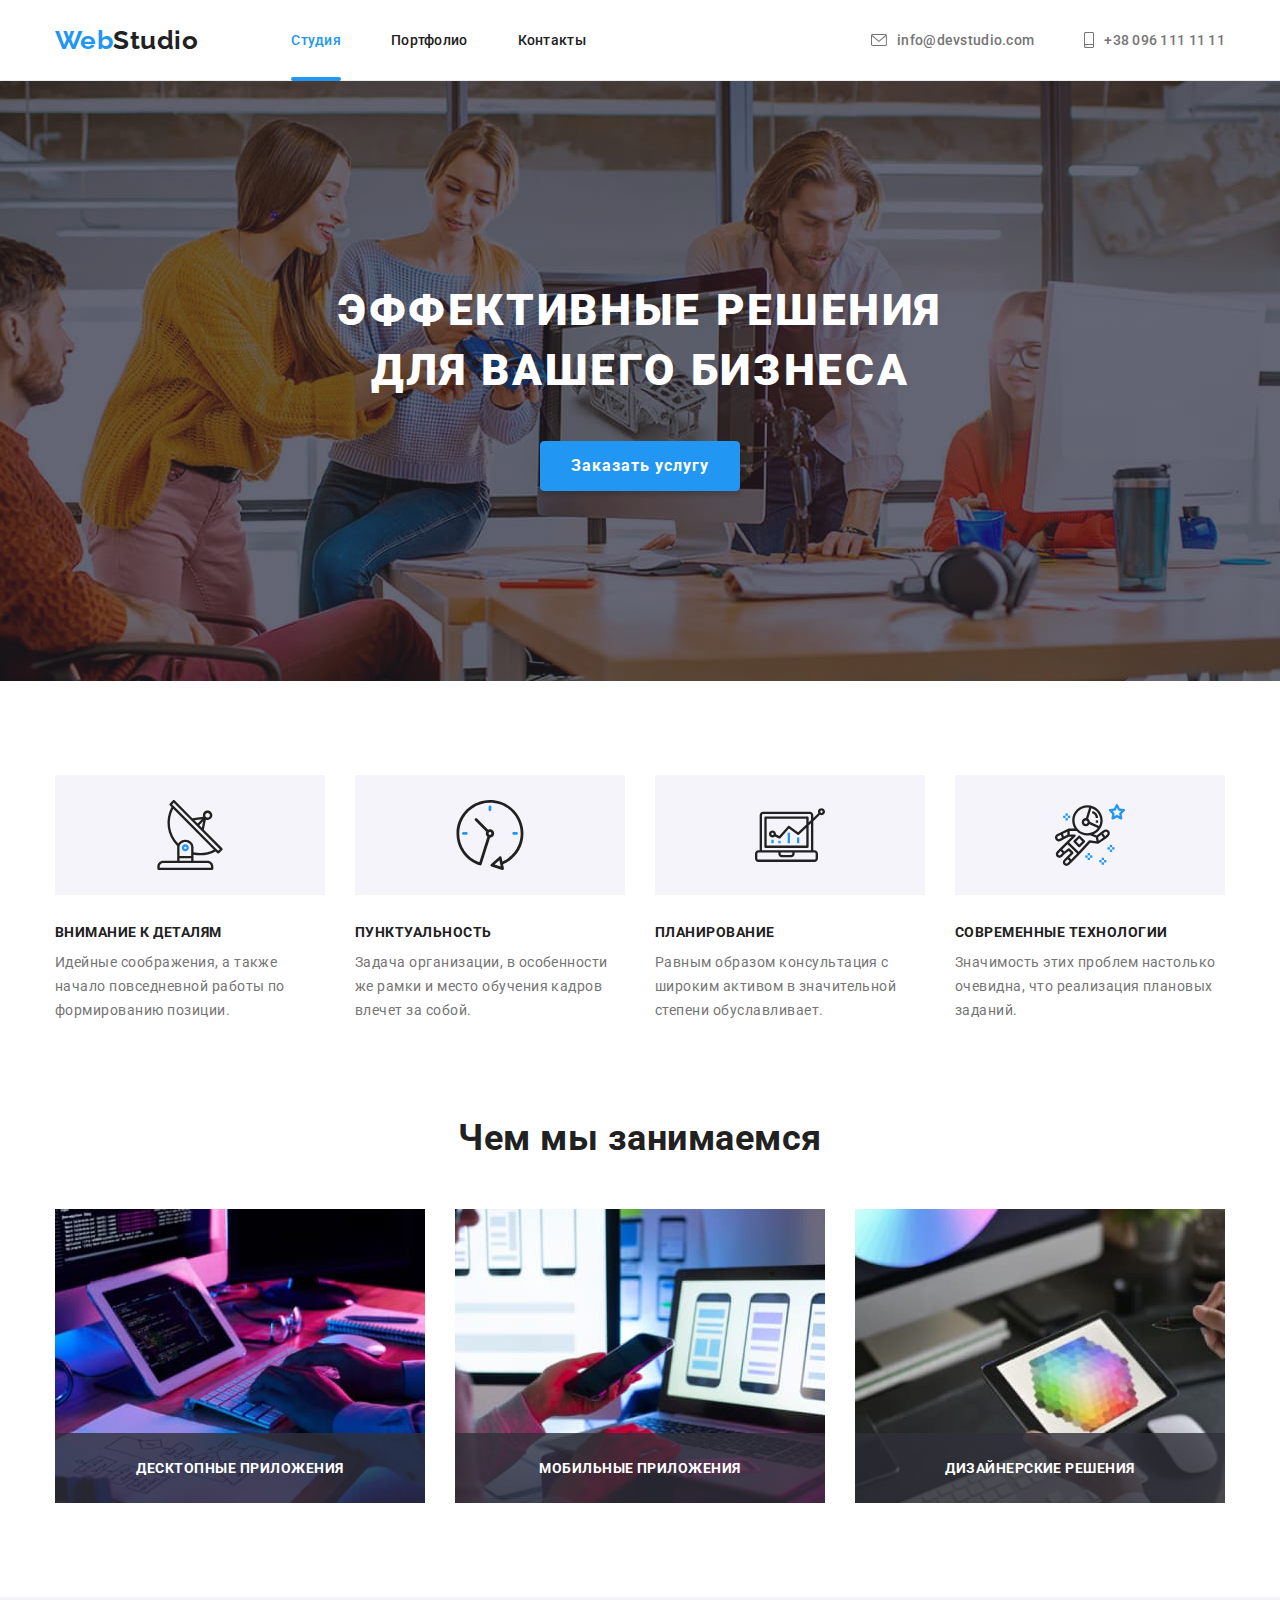
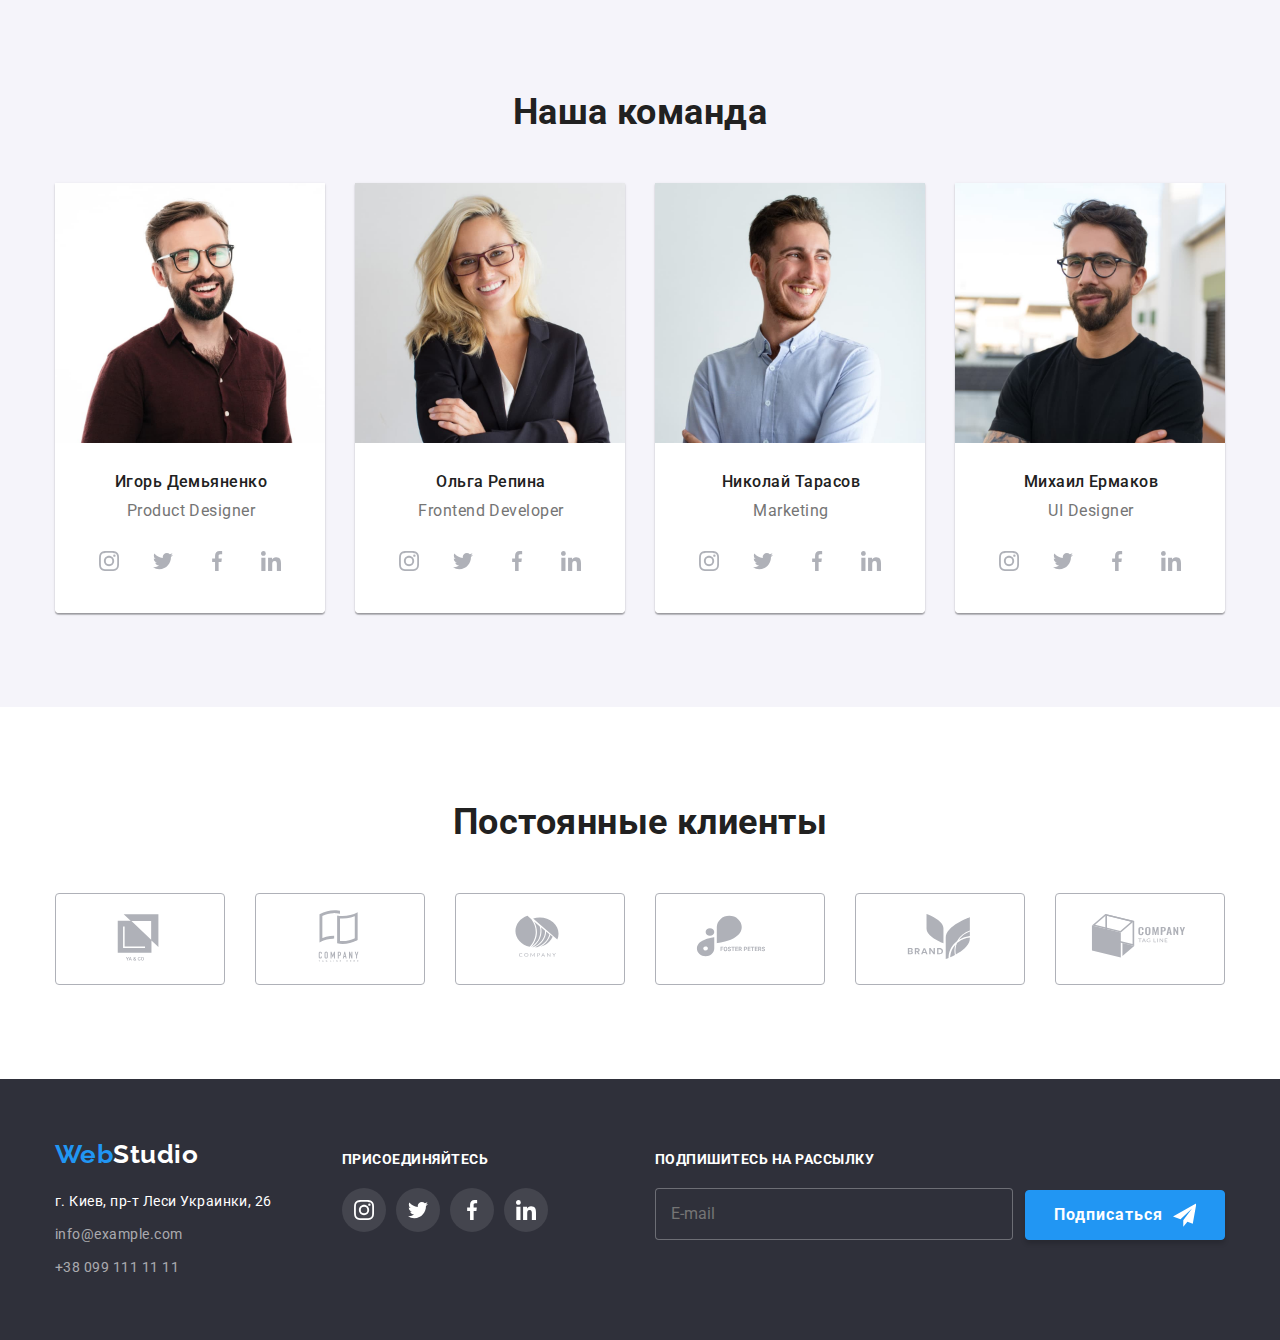
<file: index.html>
<!DOCTYPE html>
<html lang="ru">
<head>
    <meta charset="UTF-8">
    <meta http-equiv="X-UA-Compatible" content="IE=edge">
    <meta name="viewport" content="width=device-width, initial-scale=1.0">
    <title>Document</title>
    <link href="https://fonts.googleapis.com/css2?family=Raleway:wght@700&family=Roboto:wght@400;500;700;900&display=swap" rel="stylesheet">
    <link rel="stylesheet" href="./css/modern-normalize.css">
    <link rel="stylesheet" href="./css/styles.css">
</head>
<body>
    
<!---------------------------------------header------------------------------------------------------------->
    <header class="header">
        <div class="container page-header">
            <nav class="main-nav">
                <a href="" class="logo link"><span class="accent">Web</span>Studio</a>

                <ul class="site-nav list">
                    <li class="site-nav-item"><a href="" class="nav current">Студия</a></li>
                    <li class="site-nav-item"><a href="./portfolio.html" class="nav link">Портфолио</a></li>
                    <li class="site-nav-item"><a href="" class="nav link">Контакты</a></li>
                </ul>
            </nav>

            <ul class="contact list">
                <li class="contact-item">
                    <a href="mailto:info@devstudio.com" class="contact-link link">
                        <svg class="contact-icon" width="16" height="12">
                            <use href="./images/main/icons.svg#icon-envelope"></use>
                        </svg>
                        info@devstudio.com</a></li>
                <li class="contact-item"><a href="tel:+380961111111" class="contact-link link">
                    <svg class="contact-icon" width="10" height="16">
                        <use href="./images/main/icons.svg#icon-smartphone"></use>
                    </svg>
                    +38 096 111 11 11</a></li>
            </ul>
        </div>
    </header>

<!------------------------------------------hero------------------------------------------------------------>
    <main>
        <section class="hero">   
            <h1 class="hero-title">Эффективные решения для вашего бизнеса</h1>
            <button type="button" class="button" data-modal-open>Заказать услугу</button>
        </section>

<!-------------------------------------особеннности---------------------------------------------------------->
        <section class="section">
            <div class="container">
            <h2 class="visually-hidden">Особенности</h2>
            
            <ul class="features list">
                <li class="features-item">
                    <h3 class="features-title">Внимание к деталям</h3>
                    <p class="features-text">
                        Идейные соображения, а также начало повседневной работы по формированию позиции.
                    </p>
                </li>

                <li class="features-item">
                    <h3 class="features-title">Пунктуальность</h3>
                    <p class="features-text">
                        Задача организации, в особенности же рамки и место обучения кадров влечет за собой.
                    </p>
                </li>

                <li class="features-item">
                    <h3 class="features-title">Планирование</h3>
                    <p class="features-text">
                        Равным образом консультация с широким активом в значительной степени обуславливает.
                    </p>
                </li>

                <li class="features-item">
                    <h3 class="features-title">Современные технологии</h3>
                    <p class="features-text">
                        Значимость этих проблем настолько очевидна, что реализация плановых заданий.
                    </p>
                </li>

            </ul>
        </div>
        </section>
        
 <!------------------------------------------Чем занимаемся---------------------------------------------------------->    
        <section class="section works">
            <div class="container">
            
            <h2 class="section-title">Чем мы занимаемся</h2>

             <ul class="works-list list">
                 <li class="works-item">
                    <img src="./images/main/img1.jpg" alt="Написание алгоритма" width="370" height="294">
                    <p class="works-text">Десктопные приложения</p>
                </li>

                <li class="works-item">
                    <img src="./images/main/img2.jpg" alt="Адаптация для мобильных" width="370" height="294">
                    <p class="works-text">Мобильные приложения</p>
                </li>

                <li class="works-item">
                    <img src="./images/main/img3.jpg" alt="Выбор цветовой гаммы" width="370" height="294">
                    <p class="works-text">Дизайнерские решения</p>
                </li>
            </ul>
            </div>
        </section>

  <!------------------------------------------Наша команда----------------------------------------------------------->           
        <section class="section staff">
            <div class="container">
            <h2 class="section-title">Наша команда</h2>

            <ul class="team list">
                <li class="team-item">
                        <img src="./images/main/photo1.jpg" alt="Фото Игоря Демьяненко" width="270" height="260">
                        <div>
                            <h3 class="team-title">Игорь Демьяненко</h3>
                            <p lang="en" class="team-text">Product Designer</p>
                            
                            <ul class="social-list list">
                                <li class="social-item"><a href="" class="social-link">
                                    <svg class="team-icon" width="20" height="20">
                                        <use href="./images/main/icons.svg#icon-instagram-2"></use>
                                    </svg>
                                </a></li>
                                <li class="social-item"><a href="" class="social-link">
                                    <svg class="team-icon" width="20" height="20">
                                        <use href="./images/main/icons.svg#icon-twitter-1"></use>
                                    </svg>
                                </a></li>
                                <li class="social-item"><a href="" class="social-link">
                                    <svg class="team-icon" width="20" height="20">
                                        <use href="./images/main/icons.svg#icon-facebook-1"></use>
                                    </svg>
                                </a></li>
                                <li class="social-item"><a href="" class="social-link">
                                    <svg class="team-icon" width="20" height="20">
                                        <use href="./images/main/icons.svg#icon-linkedin-1"></use>
                                    </svg>
                                </a></li>
                            </ul>
                        </div>
                </li>

                <li class="team-item">
                        <img src="./images/main/photo2.jpg" alt="Фото Ольга Репина" width="270" height="260">
                        <div>
                            <h3 class="team-title">Ольга Репина</h3>
                            <p lang="en" class="team-text">Frontend Developer</p>
                            <ul class="social-list list">
                                <li class="social-item"><a href="" class="social-link">
                                    <svg class="team-icon" width="20" height="20">
                                        <use href="./images/main/icons.svg#icon-instagram-2"></use>
                                    </svg>
                                </a></li>
                                <li class="social-item"><a href="" class="social-link">
                                    <svg class="team-icon" width="20" height="20">
                                        <use href="./images/main/icons.svg#icon-twitter-1"></use>
                                    </svg>
                                </a></li>
                                <li class="social-item"><a href="" class="social-link">
                                    <svg class="team-icon" width="20" height="20">
                                        <use href="./images/main/icons.svg#icon-facebook-1"></use>
                                    </svg>
                                </a></li>
                                <li class="social-item"><a href="" class="social-link">
                                    <svg class="team-icon" width="20" height="20">
                                        <use href="./images/main/icons.svg#icon-linkedin-1"></use>
                                    </svg>
                                </a></li>
                            </ul>
                        </div>
                </li>

                <li class="team-item">
                        <img src="./images/main/photo3.jpg" alt="Фото Николай Тарасов" width="270" height="260">
                        <div>
                            <h3 class="team-title">Николай Тарасов</h3>
                            <p lang="en" class="team-text">Marketing</p>
                            <ul class="social-list list">
                                <li class="social-item"><a href="" class="social-link">
                                    <svg class="team-icon" width="20" height="20">
                                        <use href="./images/main/icons.svg#icon-instagram-2"></use>
                                    </svg>
                                </a></li>
                                <li class="social-item"><a href="" class="social-link">
                                    <svg class="team-icon" width="20" height="20">
                                        <use href="./images/main/icons.svg#icon-twitter-1"></use>
                                    </svg>
                                </a></li>
                                <li class="social-item"><a href="" class="social-link">
                                    <svg class="team-icon" width="20" height="20">
                                        <use href="./images/main/icons.svg#icon-facebook-1"></use>
                                    </svg>
                                </a></li>
                                <li class="social-item"><a href="" class="social-link">
                                    <svg class="team-icon" width="20" height="20">
                                        <use href="./images/main/icons.svg#icon-linkedin-1"></use>
                                    </svg>
                                </a></li>
                            </ul>
                        </div>
                </li>

                <li class="team-item">
                        <img src="./images/main/photo4.jpg" alt="Фото Михаил Ермаков" width="270" height="260">
                        <div>
                            <h3 class="team-title">Михаил Ермаков</h3>
                            <p lang="en" class="team-text">UI Designer</p>
                            <ul class="social-list list">
                                <li class="social-item"><a href="" class="social-link">
                                    <svg class="team-icon" width="20" height="20">
                                        <use href="./images/main/icons.svg#icon-instagram-2"></use>
                                    </svg>
                                </a></li>
                                <li class="social-item"><a href="" class="social-link">
                                    <svg class="team-icon" width="20" height="20">
                                        <use href="./images/main/icons.svg#icon-twitter-1"></use>
                                    </svg>
                                </a></li>
                                <li class="social-item"><a href="" class="social-link">
                                    <svg class="team-icon" width="20" height="20">
                                        <use href="./images/main/icons.svg#icon-facebook-1"></use>
                                    </svg>
                                </a></li>
                                <li class="social-item"><a href="" class="social-link">
                                    <svg class="team-icon" width="20" height="20">
                                        <use href="./images/main/icons.svg#icon-linkedin-1"></use>
                                    </svg>
                                </a></li>
                            </ul>
                        </div>
                </li>
            </ul>

            </div>
        </section>
    
<!--------------------------------------------Постояннные клиенты----------------------------------------------------------->
        <section class="section">
            <div class="container">
                <h2 class="section-title">Постоянные клиенты</h2>

                <ul class="clients-list list">
                    <li class="clients-item"><a href="" class="clients-link">
                        <svg class="clients-icon" width="106" height="60">
                            <use href="./images/main/icons.svg#icon-Logo1"></use>
                        </svg>
                    </a></li>
                    <li class="clients-item"><a href="" class="clients-link">
                        <svg class="clients-icon" width="106" height="60">
                            <use href="./images/main/icons.svg#icon-Logo2"></use>
                        </svg>                       
                    </a></li>
                    <li class="clients-item"><a href="" class="clients-link">
                        <svg class="clients-icon" width="106" height="60">
                            <use href="./images/main/icons.svg#icon-Logo3"></use>
                        </svg>                             
                    </a></li>
                    <li class="clients-item"><a href="" class="clients-link">
                        <svg class="clients-icon" width="106" height="60">
                            <use href="./images/main/icons.svg#icon-Logo4"></use>
                        </svg>                            
                    </a></li>
                    <li class="clients-item"><a href="" class="clients-link">
                        <svg class="clients-icon" width="106" height="60">
                            <use href="./images/main/icons.svg#icon-Logo5"></use>
                        </svg>                             
                    </a></li>
                    <li class="clients-item"><a href="" class="clients-link">
                        <svg class="clients-icon" width="106" height="60">
                            <use href="./images/main/icons.svg#icon-Logo6"></use>
                        </svg>      
                    </a></li>
                </ul>

            </div>
        </section>
    </main>

<!-------------------------------------------footer------------------------------------------------------------->
    <footer class="footer">
        <div class="container footer-wrapper">
        
        <div class="footer-contacts">
            <a href="" class="logo link"><span class="accent">Web</span>Studio</a>
        <address>
            <ul class="footer-list list">
            <li class="footer-item"><a href="" class="footer-adress link">г. Киев, пр-т Леси Украинки, 26</a></li>
            <li class="footer-item"><a href="mailto:info@example.com" class="footer-contact link">info@example.com</a></li>
            <li class="footer-item"><a href="tel:+380991111111" class="footer-contact link">+38 099 111 11 11</a></li>              
            </ul>
        </address>
        </div>

        <div class="footer-social">
            <p class="social-text">присоединяйтесь</p>
        <ul class="footer-social-list list">
            <li class="footer-social-item"><a href="" class="footer-social-link">
                <svg class="social-icon" width="20" height="20">
                    <use href="./images/main/icons.svg#icon-instagram-2"></use>
                </svg>
            </a></li>
            <li class="footer-social-item"><a href="" class="footer-social-link">
                <svg class="social-icon" width="20" height="20">
                    <use href="./images/main/icons.svg#icon-twitter-1"></use>
                </svg>
            </a></li>
            <li class="footer-social-item"><a href="" class="footer-social-link">
                <svg class="social-icon" width="20" height="20">
                    <use href="./images/main/icons.svg#icon-facebook-1"></use>
                </svg>
            </a></li>
            <li class="footer-social-item"><a href="" class="footer-social-link">
                <svg class="social-icon" width="20" height="20">
                    <use href="./images/main/icons.svg#icon-linkedin-1"></use>
                </svg>
            </a></li>

        </ul>
    </div>

    <div class="footer-form">
        <form class="form-subscribe">
            <label for="email">Подпишитесь на рассылку</label>
            <input class="input-footer" type="email" name="email" id="email" placeholder="E-mail">
        </form>

        <button type="submit" class="footer-button-send">Подписаться
            <svg width="24" height="24" class="footer-icon-send">
                <use href="./images/main/icons.svg#icon-icon-send"></use>
            </svg>
        </button>
 
    </div>
        </div>
    </footer>

<!-------------------------------------------модалка------------------------------------------------------------>
    <div class="backdrop is-hidden" data-modal>
        
        <div class="modal">
            <button class="button-close" type="button" data-modal-close>
                <svg class="close-icon" width="18" height="18">
                    <use href="./images/main/icons.svg#icon-close"></use>
                </svg>
            </button>

            <h3 class="modal-title">Оставьте свои данные, мы вам перезвоним</h3>

            <form class="data-for-recall">
            <ul class="modal-list list">
                <li class="modal-item">
                    <label for="name"  class="label-modal">Имя</label>
                    <div class="modal-wrapper">
                    <input type="text" class="input-modal" name="name" id="name">
                    <svg class="icon-modal" width="18" height="18">
                        <use href="./images/main/icons.svg#icon-person"></use>
                    </svg>
                    </div>
                </li>

                <li class="modal-item">
                    <label for="tel"  class="label-modal">Телефон</label>
                    <div class="modal-wrapper">
                    <input type="tel" class="input-modal" name="tel" id="tel">
                    <svg class="icon-modal" width="18" height="18">
                        <use href="./images/main/icons.svg#icon-phone"></use>
                    </svg>
                    </div>
                </li>

                <li class="modal-item">
                    <label for="mail"  class="label-modal">Почта</label>
                    <div class="modal-wrapper">
                    <input type="email" class="input-modal" name="mail" id="mail">
                    <svg class="icon-modal" width="18" height="18">
                        <use href="./images/main/icons.svg#icon-email"></use>
                    </svg>
                    </div>
                </li>

            </ul>
            <label for="comments"  class="label-modal">Комментарий<textarea name="comments" id="comments" cols="20" rows="10" class="textarea" placeholder="Введите текст"></textarea></label>
           
            <div class="checkbox-wrapper">
            <label for="check" class="label-checkbox">
                <input type="checkbox" class="input-checkbox visually-hidden" name="checkbox" value="confirm" id="check">
                    <span class="icon-checkbox"></span>
                    Соглашаюсь с рассылкой и принимаю 
            </label>
            <a class="conditions">Условия договора</a>
            </div>
                    
            <button type="submit" class="button button-modal">Отправить</button>

            </form> 
 
        </div>
    </div>

    
    <script src="./js/modal.js"></script>
</body>
</html>
</file>
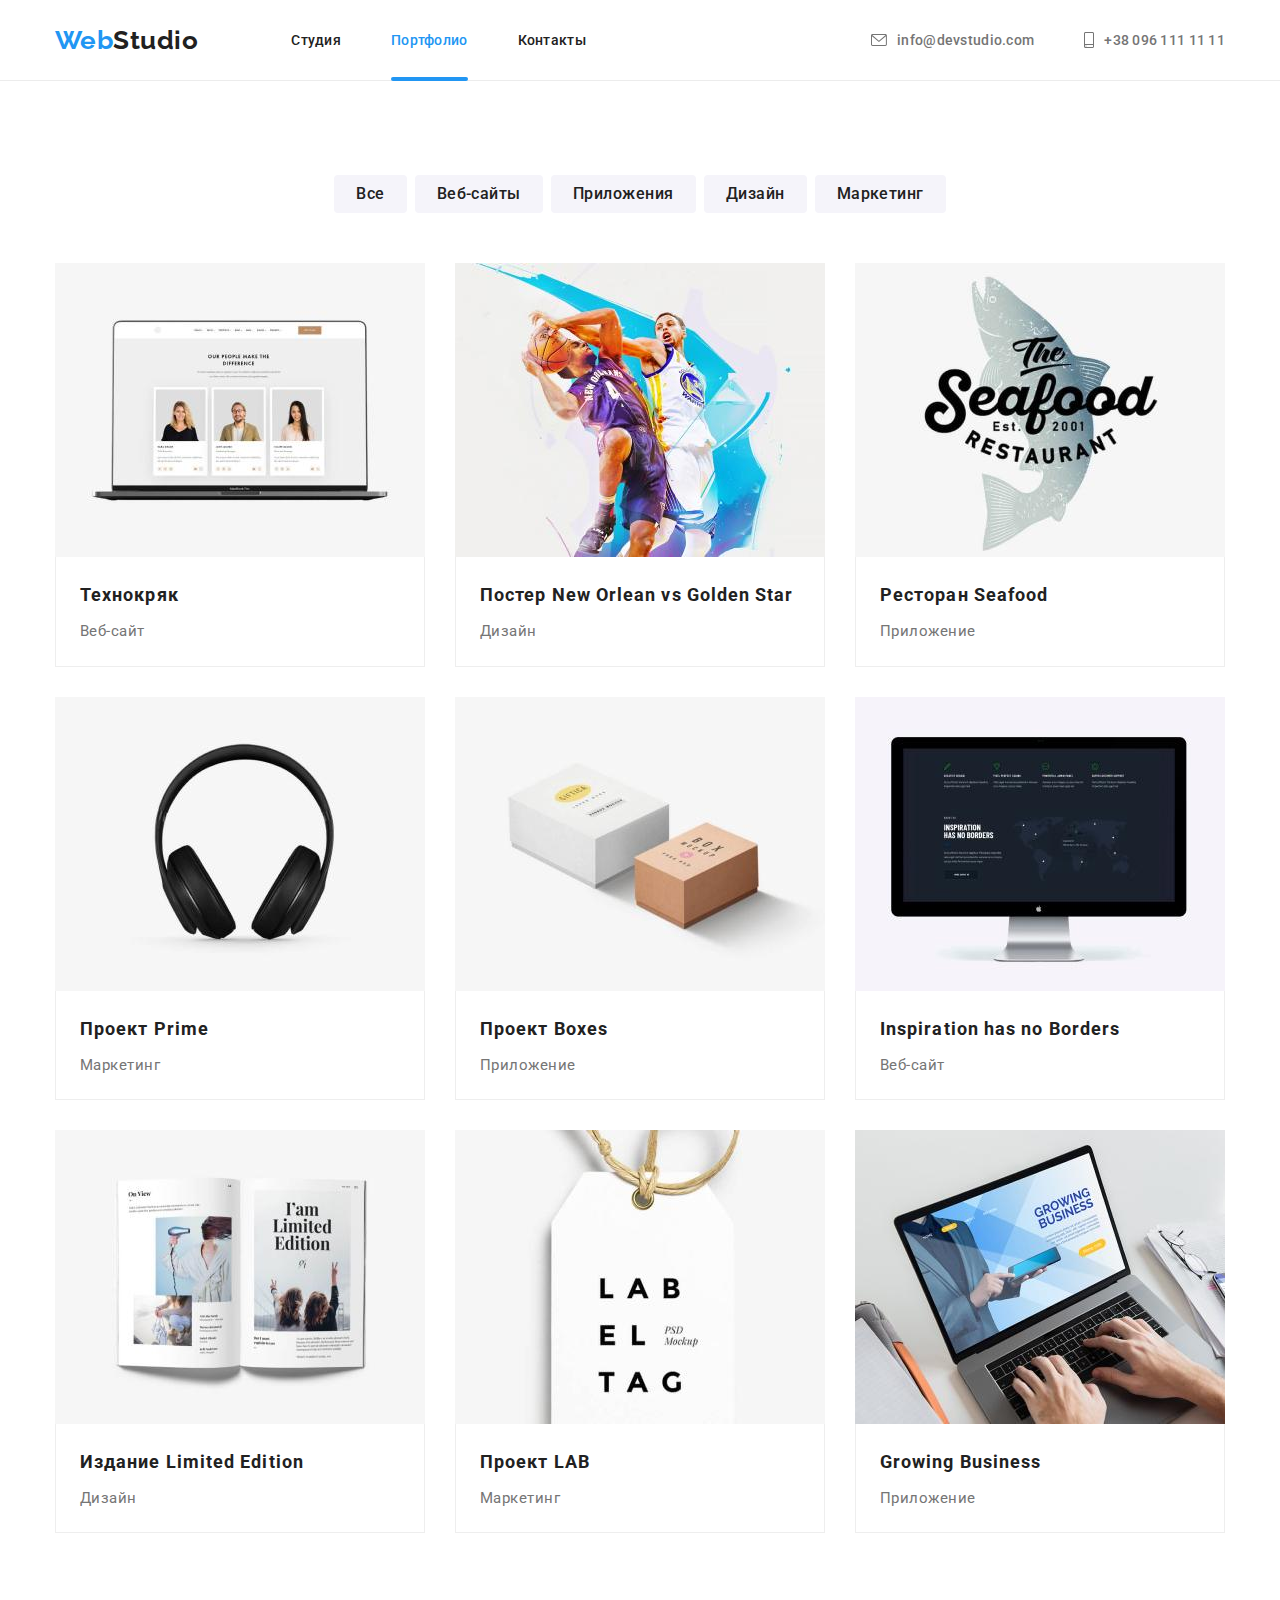
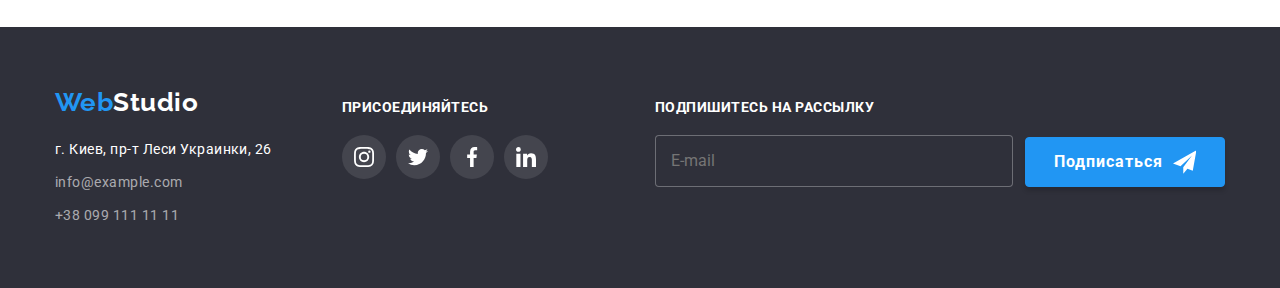
<file: portfolio.html>
<!DOCTYPE html>
<html lang="en">
<head>
    <meta charset="UTF-8">
    <meta http-equiv="X-UA-Compatible" content="IE=edge">
    <meta name="viewport" content="width=device-width, initial-scale=1.0">
    <title>Document</title>
    <link href="https://fonts.googleapis.com/css2?family=Raleway:wght@700&family=Roboto:wght@400;500;700;900&display=swap" rel="stylesheet">
    <link rel="stylesheet" href="./css/modern-normalize.css">
    <link rel="stylesheet" href="./css/styles.css">
</head>
<body>
 <!-------------------------------------------------------header------------------------------------------------------------------------->
    <header class="header">
        <div class="container page-header">
            <nav class="main-nav">
                <a href="" class="logo link"><span class="accent">Web</span>Studio</a>

                <ul class="site-nav list">
                    <li class="site-nav-item"><a href="./index.html" class="nav link">Студия</a></li>
                    <li class="site-nav-item"><a href="" class="nav current">Портфолио</a></li>
                    <li class="site-nav-item"><a href="" class="nav link">Контакты</a></li>
                </ul>
            </nav>

            <ul class="contact list">
                <li class="contact-item">
                    <a href="mailto:info@devstudio.com" class="contact-link link">
                        <svg class="contact-icon" width="16" height="12">
                            <use href="./images/main/icons.svg#icon-envelope"></use>
                        </svg>
                        info@devstudio.com</a></li>
                <li class="contact-item"><a href="tel:+380961111111" class="contact-link link">
                    <svg class="contact-icon" width="10" height="16">
                        <use href="./images/main/icons.svg#icon-smartphone"></use>
                    </svg>
                    +38 096 111 11 11</a></li>
            </ul>
        </div>
    </header>

<!-------------------------------------------------------примеры услуг------------------------------------------------------------------------->
    <main>
        
        <section class="section">
            <div class="container">
            <h1 class="visually-hidden">Примеры услуг</h1>
            
            <ul class="select list">
                <li class="select-item"> <button type="button">Все</button></li>
                <li class="select-item"> <button type="button">Веб-сайты</button></li>
                <li class="select-item"> <button type="button">Приложения</button></li>
                <li class="select-item"> <button type="button">Дизайн</button></li>
                <li class="select-item"> <button type="button">Маркетинг</button></li>
            </ul>

            <ul class="grid list">
                <li class="grid-item"><a href="" class="link">
                    <div class="grid-item-wrapper">
                        <img src="./images/portfolio/img1.jpg" alt="карточки сотрудников" width="370" height="294">
                        <p class="hover-grid-item">Технокряк это современная площадка распространения коронавируса. Компании используют эту платформу для цифрового шпионажа и атак на защищённые сервера конкурентов.</p>
                    </div>
                    <div class="grid-item-text">
                        <h2 class="item-title">Технокряк</h2>
                        <p class="item-text">Веб-сайт</p>
                    </div>
                </a></li>

                <li class="grid-item"><a href="" class="link">
                    <div class="grid-item-wrapper">
                        <img src="./images/portfolio/img2.jpg" alt="борьба за мяч в баскетболе" width="370" height="294">
                        <p class="hover-grid-item">Технокряк это современная площадка распространения коронавируса. Компании используют эту платформу для цифрового шпионажа и атак на защищённые сервера конкурентов.</p>
                    </div>
                    <div class="grid-item-text">
                        <h2 class="item-title">Постер New Orlean vs Golden Star</h2>
                        <p class="item-text">Дизайн</p>
                    </div>
                </a></li>

                <li class="grid-item"><a href="" class="link">
                    <div class="grid-item-wrapper">                    
                        <img src="./images/portfolio/img3.jpg" alt="ресторан Seafood" width="370" height="294">
                        <p class="hover-grid-item">Технокряк это современная площадка распространения коронавируса. Компании используют эту платформу для цифрового шпионажа и атак на защищённые сервера конкурентов.</p>
                    </div>
                    <div class="grid-item-text">
                        <h2 class="item-title">Ресторан Seafood</h2>
                        <p class="item-text">Приложение</p>
                    </div>
                </a></li>

                <li class="grid-item"><a href="" class="link">
                    <div class="grid-item-wrapper">                        
                        <img src="./images/portfolio/img4.jpg" alt="наушники" width="370" height="294">
                        <p class="hover-grid-item">Технокряк это современная площадка распространения коронавируса. Компании используют эту платформу для цифрового шпионажа и атак на защищённые сервера конкурентов.</p>
                    </div>                    
                    <div class="grid-item-text">
                        <h2 class="item-title">Проект Prime</h2>
                        <p class="item-text">Маркетинг</p>
                    </div>
                </a></li>

                <li class="grid-item"><a href="" class="link">
                    <div class="grid-item-wrapper">                    
                        <img src="./images/portfolio/img5.jpg" alt="две коробки" width="370" height="294">
                        <p class="hover-grid-item">Технокряк это современная площадка распространения коронавируса. Компании используют эту платформу для цифрового шпионажа и атак на защищённые сервера конкурентов.</p>
                    </div>                    
                    <div class="grid-item-text">
                        <h2 class="item-title">Проект Boxes</h2>
                        <p class="item-text">Приложение</p>
                    </div>
                </a></li>

                <li class="grid-item"><a href="" class="link">
                    <div class="grid-item-wrapper">                     
                        <img src="./images/portfolio/img6.jpg" alt="монитор компьютера" width="370" height="294">
                        <p class="hover-grid-item">Технокряк это современная площадка распространения коронавируса. Компании используют эту платформу для цифрового шпионажа и атак на защищённые сервера конкурентов.</p>
                    </div>                     
                    <div class="grid-item-text">
                        <h2 class="item-title">Inspiration has no Borders</h2>
                        <p class="item-text">Веб-сайт</p>
                    </div>
                </a></li>

                <li class="grid-item"><a href="" class="link">
                    <div class="grid-item-wrapper">                      
                        <img src="./images/portfolio/img7.jpg" alt="открытая книга" width="370" height="294">
                        <p class="hover-grid-item">Технокряк это современная площадка распространения коронавируса. Компании используют эту платформу для цифрового шпионажа и атак на защищённые сервера конкурентов.</p>
                    </div>                    
                    <div class="grid-item-text">
                        <h2 class="item-title">Издание Limited Edition</h2>
                        <p class="item-text">Дизайн</p>
                    </div>
                </a></li>

                <li class="grid-item"><a href="" class="link">
                    <div class="grid-item-wrapper">                     
                        <img src="./images/portfolio/img8.jpg" alt="табличка LAB" width="370" height="294">
                        <p class="hover-grid-item">Технокряк это современная площадка распространения коронавируса. Компании используют эту платформу для цифрового шпионажа и атак на защищённые сервера конкурентов.</p>
                    </div>                    
                    <div class="grid-item-text">
                        <h2 class="item-title">Проект LAB</h2>
                        <p class="item-text">Маркетинг</p>
                    </div>
                </a></li>

                <li class="grid-item"><a href="" class="link">
                    <div class="grid-item-wrapper">                  
                        <img src="./images/portfolio/img9.jpg" alt="работают за ноутбуком" width="370" height="294">
                        <p class="hover-grid-item">Технокряк это современная площадка распространения коронавируса. Компании используют эту платформу для цифрового шпионажа и атак на защищённые сервера конкурентов.</p>
                    </div>                     
                    <div class="grid-item-text">
                        <h2 class="item-title">Growing Business</h2>
                        <p class="item-text">Приложение</p>
                    </div>
                </a></li>
            </ul>
        </div>
        </section>
    </main>

 <!-------------------------------------------------------footer------------------------------------------------------------------------->
       <footer class="footer">
        <div class="container footer-wrapper">
        
        <div class="footer-contacts">
            <a href="" class="logo link"><span class="accent">Web</span>Studio</a>
        <address>
            <ul class="footer-list list">
            <li class="footer-item"><a href="" class="footer-adress link">г. Киев, пр-т Леси Украинки, 26</a></li>
            <li class="footer-item"><a href="mailto:info@example.com" class="footer-contact link">info@example.com</a></li>
            <li class="footer-item"><a href="tel:+380991111111" class="footer-contact link">+38 099 111 11 11</a></li>              
            </ul>
        </address>
        </div>

        <div class="footer-social">
            <p class="social-text">присоединяйтесь</p>
        <ul class="footer-social-list list">
            <li class="footer-social-item"><a href="" class="footer-social-link">
                <svg class="social-icon" width="20" height="20">
                    <use href="./images/main/icons.svg#icon-instagram-2"></use>
                </svg>
            </a></li>
            <li class="footer-social-item"><a href="" class="footer-social-link">
                <svg class="social-icon" width="20" height="20">
                    <use href="./images/main/icons.svg#icon-twitter-1"></use>
                </svg>
            </a></li>
            <li class="footer-social-item"><a href="" class="footer-social-link">
                <svg class="social-icon" width="20" height="20">
                    <use href="./images/main/icons.svg#icon-facebook-1"></use>
                </svg>
            </a></li>
            <li class="footer-social-item"><a href="" class="footer-social-link">
                <svg class="social-icon" width="20" height="20">
                    <use href="./images/main/icons.svg#icon-linkedin-1"></use>
                </svg>
            </a></li>

        </ul>
    </div>

    <div class="footer-form">
        <form class="form-subscribe">
            <label for="email">Подпишитесь на рассылку</label>
            <input class="input-footer" type="email" name="email" id="email" placeholder="E-mail">
        </form>

        <button type="submit" class="footer-button-send">Подписаться
            <svg width="24" height="24" class="footer-icon-send">
                <use href="./images/main/icons.svg#icon-icon-send"></use>
            </svg>
        </button>

    </div>
        </div>
    </footer>

</body>
</html>
</file>
<file: css/styles.css>
:root {
    --text-grey-color: #757575;
    --title-black-color: #212121;
    --accent-blue-color: #2196F3;
    --accent-white-color: #FFFFFF;
    --timer-animation-duration: 250ms;
    --timer-cubic-function: cubic-bezier(0.4, 0, 0.2, 1);
}

body {
    background-color:  var(--accent-white-color);
    color: var(--title-black-color);

    font-family: roboto, sans-serif;
    letter-spacing: 0.03em;
}

/* ---------------------------сброс и скрытие ---------------------------------  */

.list {
    margin: 0;
    padding: 0;
    
    list-style: none;
}

.link {
    text-decoration: none;
}

.visually-hidden {
    position: absolute;
    clip: rect(0 0 0 0);
    width: 1px;
    height: 1px;
    margin: -1px;
  
  }

/* ---------------------------container ---------------------------------  */

.container {
    width: 1200px;
    margin-left: auto;
    margin-right: auto;
    padding-left: 15px;
    padding-right: 15px;
}

/* ---------------------------header ---------------------------------  */

.logo .accent {
    color: var(--accent-blue-color);
}


.header .logo {
    color: currentColor;   
    font-family: raleway, sans-serif;
    font-size: 26px;
    line-height: 1.2;
    font-weight: 700;
}

.main-nav {
    display: flex;
    align-items: center;
}

.page-header {
    display: flex;
    align-items: center;
}

.header {
    border-bottom: 1px solid #ECECEC;
}

/* ---------------------------header-nav ---------------------------------  */

.site-nav {
    display: flex;
    margin-left: 93px;
}

.site-nav .nav {
    display: block;
    padding-top: 32px;
    padding-bottom: 32px;
    
    color: currentColor;

    font-size: 14px;
    line-height: 1.17;
    letter-spacing: 0.02em;
    font-weight: 500;
}

.site-nav .current {
    color: var(--accent-blue-color);
    text-decoration: none;   
}

.site-nav .nav {
    transition: color var(--timer-animation-duration) var(--timer-cubic-function);
}

.site-nav-item {
    position: relative;
}

.current::after {
    content: '';
    position: absolute;
    bottom: -1px;
    left: 0;
    height: 4px;
    width: 100%;
    background-color: var(--accent-blue-color);
    border-radius: 2px;
}

.site-nav-item:not(:first-child) {
    margin-left: 50px;
}

/* ---------------------------header-contacts ---------------------------------  */

.contact.list {
    display: flex;
    margin-left: auto;
}

.contact-item:not(:first-child) {
    margin-left: 50px;
}


.contact-link {
    display: flex;
    align-items: center;
    color: var(--text-grey-color);

    font-size: 14px;
    line-height: 1.17;
    letter-spacing: 0.02em;
    font-weight: 500;

    transition: color var(--timer-animation-duration) var(--timer-cubic-function);
}

.contact-icon {
    fill: currentColor; 
    margin-right: 10px;
}

.site-nav .link:hover, .site-nav .link:focus,
.contact-link:hover, .contact-link:focus {

    color: var(--accent-blue-color); 
}

/* ---------------------------index-hero ---------------------------------  */

.hero {
    height: 600px;
    max-width: 1600px;
    margin-left: auto;
    margin-right: auto;
    padding-top: 200px;
    padding-bottom: 200px;
    text-align: center;
    
    background-color: #2F303A;
    background-image: linear-gradient( to right, rgba(47, 48, 58, 0.4), rgba(47, 48, 58, 0.4) ), url('../images/main/hero.jpg');
    background-position: center;
    background-repeat: no-repeat;
}

.hero-title {
    margin-top: 0;
    margin-bottom: 40px;
    width: 696px;
    margin-left: auto;
    margin-right: auto;
    
    color: var(--accent-white-color);

    font-size: 44px;
    line-height: 1.36;
    letter-spacing: 0.06em;
    font-weight: 900;
    text-transform: uppercase;
    text-align: center;
}

.button {
    border: 1px solid var(--accent-blue-color);
    border-radius: 4px;
    padding: 10px 0;
    width: 200px;
    height: 50px;
    
    background-color: var(--accent-blue-color);
    color: var(--accent-white-color);
    cursor: pointer;

    font-family: inherit;
    font-size: 16px;
    line-height: 1.63;
    letter-spacing: 0.06em;
    font-weight: 700;
    box-shadow: 0px 4px 4px 0px rgba(0, 0, 0, 0.15);

}


/* ---------------------------index-особенности ---------------------------------  */

.features.list {
    display: flex;
}

.features-item {
    flex-basis: calc((100% - 90px)/4);
}

.features-item + .features-item {
    margin-left: 30px;
}

.features-title {
    margin-top: 0;
    margin-bottom: 10px;
    
    font-size: 14px;
    line-height: 1.14;
    text-transform: uppercase;
}

.features-text {
    margin-top: 0;
    margin-bottom: 0;

    color: var(--text-grey-color);

    font-size: 14px;
    line-height: 1.71;
}

/* ---------------------------index-особенности-иконки ---------------------------------  */


.features-item::before {
    content: "";
    display: block;
    height: 120px;
    margin-bottom: 30px;
    background-color: #F5F4FA;

}

.features-item:nth-child(1)::before {
    background-image: url(../images/main/antenna\ 1.svg);
    background-repeat: no-repeat;
    background-position: center;
}

.features-item:nth-child(2)::before {
    background-image: url(../images/main/clock\ 1.svg);
    background-repeat: no-repeat;
    background-position: center;
}

.features-item:nth-child(3)::before {
    background-image: url(../images/main/diagram\ 1.svg);
    background-repeat: no-repeat;
    background-position: center;
}

.features-item:nth-child(4)::before {
    background-image: url(../images/main/astronaut\ 1.svg);
    background-repeat: no-repeat;
    background-position: center;
}

/* ---------------------------index-чем мы занимаемся ---------------------------------  */

.section-title {
    margin-top: 0;
    margin-bottom: 50px;

    font-size: 36px;
    line-height: 1.17;
    text-align: center;
}

.works-list.list {
    display: flex;
}

.works-item {
    flex-basis: calc((100% - 60px)/3);
    position: relative;
}

.works-item:not(:last-child) {
    margin-right: 30px;
}

.section {
    padding-top: 94px;
    padding-bottom: 94px;
}

.works {
    padding-top: 0;
}

.works-item img {
    display: block;
}

.works-text {
    position: absolute;
    bottom: 0;
    left: 0;

    width: 100%;
    margin: 0;
    padding: 27px 80px;

    text-transform: uppercase;
    text-align: center;
    font-size: 14px;
    line-height: 1.17;
    font-weight: 700;
    color: var(--accent-white-color);
    background-color: rgba(47, 48, 58, 0.8);
}

/* ---------------------------index-Наша команда ---------------------------------  */

.team.list {
    display: flex;
}

.team-title {
    margin-top: 0;
    margin-bottom: 10px;
    color: var(--title-black-color);

    font-size: 16px;
    line-height: 1.17;
    font-weight: 500;
    text-align: center;
}

.team-text {
    margin-top: 0;
    margin-bottom: 18px;
    color: var(--text-grey-color);

    font-size: 16px;
    line-height: 1.17;
    text-align: center;
}

.team-item div {
    padding-top: 30px;
    padding-bottom: 30px;
    padding-left: 32px;
    padding-right: 30px;
    border-radius: 0px 0px 4px 4px;


    background: #FFFFFF;
}

.team-item + .team-item {
    margin-left: 30px;
}

.section.staff {
    background-color: #F5F4FA;    
}

.team-item img {
    display: block;
    border-radius: 0;
}

.team-item {
    box-shadow: 0px 1px 3px rgba(0, 0, 0, 0.12), 0px 1px 1px rgba(0, 0, 0, 0.14), 0px 2px 1px rgba(0, 0, 0, 0.2);
    border-radius: 0px 0px 4px 4px;
}

/* ---------------------------index-Наша команда-список соцсети ---------------------------------  */

.social-list {
    display: flex;
    align-items: center;
}

.social-item:not(:last-child) {
    margin-right: 10px;
}


.social-link {
    display: block;
    color: #AFB1B8; 
    border-radius: 100%;    
    padding: 12px;
    width: 44px;
    height: 44px;

    transition: 
    color var(--timer-animation-duration) var(--timer-cubic-function), 
    background-color var(--timer-animation-duration) var(--timer-cubic-function);
}

.social-link:hover, .social-link:focus {
    background-color: var(--accent-blue-color);   
    color: var(--accent-white-color);
}

.team-icon {
    fill: currentColor;
}


/* ---------------------------index-Постоянные клиенты ---------------------------------  */

.clients-list {
    display: flex;
}

.clients-item {
    flex-basis:calc((100% - 150px) / 6);
}

.clients-item:not(:last-child) {
    margin-right: 30px;
}

.clients-link {
    display: block;
    color: #AFB1B8;
    padding: 13px 30px;
    border: 1px solid #AFB1B8;
    border-radius: 4px;

    transition: 
    color var(--timer-animation-duration) var(--timer-cubic-function), 
    border var(--timer-animation-duration) var(--timer-cubic-function);
}

.clients-link:hover, .clients-link:focus {
    color: var(--accent-blue-color);
    border: 1px solid var(--accent-blue-color);
}

.clients-icon {
    fill: currentColor;
}

/* ---------------------------index-модальное окно ---------------------------------  */

.backdrop {
    position: fixed;
    top: 0;
    left: 0;
    opacity: 1;

    width: 100%;
    height: 100%;

    background-color: rgba(0, 0, 0, 0.2);
    transition: opacity var(--timer-animation-duration) var(--timer-cubic-function);
}

.backdrop .modal {
    position: absolute;
    top: 50%;
    left: 50%;
    transform: translate(-50%, -50%) scale(1);

    width: 528px;
    height: 581px;
    padding: 40px;

    background-color: var(--accent-white-color);
    border-radius: 4px;
    transition: transform var(--timer-animation-duration) var(--timer-cubic-function);
}

.modal > .modal-title {
    margin-top: 0;
    margin-bottom: 12px;
    align-self: center;
    font-size: 20px;
    line-height: 1.15;
    
}

.backdrop.is-hidden {
    opacity: 0;
    pointer-events: none;
}

.backdrop.is-hidden .modal {
    transform: translate(-50%, -50%) scale(1.1);
}

/* ---------------------------index-модальное окно-формы ---------------------------------  */

.label-modal {
    display: flex;
    flex-direction: column;

    font-size: 12px;
    line-height: 1.17;
    letter-spacing: 0.01em;
    color: rgba(117, 117, 117, 1);
}

.label-modal + .checkbox-wrapper {
    margin-bottom: 0;
}

.input-modal {
    width: 100%;

    padding: 10px 10px 10px 35px;

    border: 1px solid rgba(33, 33, 33, 0.2);
    border-radius: 4px;
}

.input-modal:focus {
    outline: 0;
    border: 1px solid var(--accent-blue-color);
    fill: var(--accent-blue-color);
}

.input-modal:focus + .icon-modal {
    fill: var(--accent-blue-color);
}

.textarea:focus {
    outline: 0;
    border: 1px solid var(--accent-blue-color);
}

.modal-item {
    margin-bottom: 10px;
}

.modal-wrapper {
    position: relative;
    margin-top: 4px;
}

.icon-modal {
    position: absolute;
    top: 50%;
    left: 12px;
    transform: translateY(-50%);
}

.textarea {
    margin-top: 4px;
    height: 120px;
    padding: 12px 16px;
    resize: none;
    border: 1px solid rgba(33, 33, 33, 0.2);
    border-radius: 4px;
    margin-bottom: 20px;
}

/* ---------------------------index-модальное окно-checkbox ---------------------------------  */

.checkbox-wrapper {
    display: flex;
    align-items: center;

    padding-left: 10px;
    padding-right: 10px;
}

.label-checkbox {
    display: flex;
    align-items: center;
    font-size: 14px;
    line-height: 1.71;
    cursor: pointer;
    color: rgba(117, 117, 117, 1);
}

.icon-checkbox {
    display: flex;
    align-items: center;
    justify-items: center;

    margin-right: 5px;
    width: 15px;
    height: 14px;
    border: 2px solid #212121;
    border-radius: 2px;
}

.input-checkbox:checked + .icon-checkbox {
    background-color: var(--accent-blue-color);
    border: 2px solid var(--accent-blue-color);
    background-image: url(../images/main/checked.svg);
}

.conditions {
    color: var(--accent-blue-color);
    text-decoration: underline;
    margin-left: 5px;
    font-size: 14px;
    line-height: 1.71;
    cursor: pointer;
}

/* ---------------------------index-модальное окно-кнопки ---------------------------------  */

.button-close {
    position: absolute;
    top: 8px;
    right: 8px;

    cursor: pointer;
    padding: 5px;
    width: 30px;
    height: 30px;
    background-color: #fff;
    border-radius: 100%;
    border: 1px solid rgba(0, 0, 0, 0.1);  
}

.button-close:hover .close-icon, .button-close:focus .close-icon {
    fill: var(--accent-blue-color);    
}

.button-modal {
        display: block;
        margin: 30px auto 0 auto;
}


/* ---------------------------footer-адрес ---------------------------------  */



.footer {
    padding-top: 60px;
    padding-bottom: 60px;
    
    background-color: #2F303A;
}



.footer address {
    margin-top: 20px;
    
    font-style: normal;
}

.footer .logo {
    color: var(--accent-white-color);

    font-family: raleway, sans-serif;   
    font-size: 26px;
    line-height: 1.2;
    font-weight: 700;
}

.footer-adress {
    color: var(--accent-white-color);

    font-size: 14px;
    line-height: 1.71;

    transition: color var(--timer-animation-duration) var(--timer-cubic-function);
}

.footer-contact {
    color: rgba(255, 255, 255, 0.6);

    font-size: 14px;
    line-height: 1.71;

    transition: color var(--timer-animation-duration) var(--timer-cubic-function);
}

.footer-adress:hover, .footer-adress:focus,
.footer-contact:hover, .footer-contact:focus {

    color: var(--accent-blue-color); 
}

.footer-item:not(:last-child) {
    margin-bottom: 9px;
}

/* ---------------------------footer-соцсети ---------------------------------  */

.footer-wrapper {
    display: flex;
}

.footer-social {
    margin-left: 70px;
    padding-top: 12px;
}

.social-text {
    margin-top: 0;
    margin-bottom: 20px;
    width: 70%;
    
    color: var(--accent-white-color);
    font-weight: 700;
    font-size: 14px;
    line-height: 1.17;
    text-transform: uppercase;
}

.footer-social-list {
    display: flex;
}

.footer-social-item:not(:last-child) {
    margin-right: 10px;
}


.footer-social-link {
    display: block;
    background: rgba(255, 255, 255, 0.1);
    color: var(--accent-white-color);
    border-radius: 100%;    
    padding: 12px;
    width: 44px;
    height: 44px;

    transition: background-color var(--timer-animation-duration) var(--timer-cubic-function);
}

.footer-social-link:hover, .footer-social-link:focus {
    background-color: var(--accent-blue-color);   
}

.social-icon {
    fill: currentColor;
}

/* ---------------------------footer-форма ---------------------------------  */

.footer-form {
    display: flex;
    align-items: flex-end;
    
    align-self:  flex-start;
    margin-left: auto;
    padding-top: 12px;
}

.form-subscribe {
    display: flex;
    flex-direction: column;
}

.footer-button-send {
    display: flex;
    align-items: center;
    cursor: pointer;


    width: 200px;
    height: 50px;
    margin-left: 12px;
    padding: 10px 28px;

    font-size: 16px;
    line-height: 1.88;
    font-weight: 700;
    letter-spacing: 0.06em;

    background-color: var(--accent-blue-color);
    color: var(--accent-white-color);
    box-shadow: 0px 4px 4px rgba(0, 0, 0, 0.15);
    border: 1px solid var(--accent-blue-color);
    border-radius: 4px;
}

.footer-icon-send {
    margin-left: 10px;
}

.form-subscribe label {
    margin-bottom: 20px;

    color: var(--accent-white-color);
    font-weight: 700;
    font-size: 14px;
    line-height: 1.17;
    text-transform: uppercase;
}

.form-subscribe input {
    width: 358px;
    padding: 15px;
    font-size: 16px;
    line-height: 1.25;
    border: 1px solid rgba(255, 255, 255, 0.3);
    background-color: #2F303A;
    color: var(--accent-white-color);
    border-radius: 4px;
}

.input-footer:focus {
    outline: 0;
}

/* ---------------------------портфолио ---------------------------------  */
.select.list {
    display: flex;
    justify-content: center;
    margin-bottom: 50px;
}

.select-item:not(:last-child) {
    margin-right: 8px;

}

.select button {
    border: 0;
    border-radius: 4px;
    padding: 6px 22px;
    
    background-color: #F5F4FA;
    color: currentColor;
    cursor: pointer;

    font-family: inherit;
    letter-spacing: inherit;
    font-size: 16px;
    line-height: 1.63;
    font-weight: 500;

    transition: 
        box-shadow var(--timer-animation-duration) var(--timer-cubic-function), 
        color var(--timer-animation-duration) var(--timer-cubic-function), 
        background-color var(--timer-animation-duration) var(--timer-cubic-function);
}

.select button:hover, .select button:focus {
    background-color: var(--accent-blue-color);
    color: var(--accent-white-color);
    box-shadow: 0px 4px 4px 0px rgba(0, 0, 0, 0.25);
}

/* ---------------------------портфолио-grid ---------------------------------  */

.grid {
    display: flex;
    flex-wrap: wrap;
}

.grid-item:not(:nth-child(3n)) {
    margin-right: 30px;
}

.grid-item {
    margin-bottom: 30px;
    flex-basis: calc((100% - 60px)/3);

    transition: box-shadow var(--timer-animation-duration) var(--timer-cubic-function);
}

.grid-item:hover, .grid-item:focus {
box-shadow: 0px 4px 4px 0px rgba(0, 0, 0, 0.25);
}

.grid-item:nth-child(n + 7) {
    margin-bottom: 0;
}

.item-title {
    margin-top: 0;
    margin-bottom: 4px;
    
    color: var(--title-black-color);

    font-size: 18px;
    line-height: 2;
    letter-spacing: 0.06em;
}

.item-text {
    margin-top: 0;
    margin-bottom: 0;

    color: var(--text-grey-color);

    font-size: 15px;
    line-height: 1.88;   
}

.grid-item-text {
    padding-top: 20px;
    padding-left: 24px;
    padding-bottom: 20px;
    border-left: 1px solid #EEEEEE;
    border-right: 1px solid #EEEEEE;
    border-bottom: 1px solid #EEEEEE;
} 

.grid-item img {
    display: block;
}

/* ---------------------------портфолио-grid-наведение и фокус ---------------------------------  */

.grid-item-wrapper {
    position: relative;
    overflow: hidden;
}

.hover-grid-item {
    position: absolute;
    bottom: -100%;
    left: 0;

    margin: 0;
    padding: 63px 24px;
    width: 100%;
    height: 100%;
    background-color: rgba(33, 150, 243, 0.9);;
    color: var(--accent-white-color);
    font-size: 18px;
    line-height: 1.56;

    transition: transform var(--timer-animation-duration) var(--timer-cubic-function);
}

.grid-item:hover .hover-grid-item, .grid-item:focus .hover-grid-item {
    transform: translate(0, -100%);
}
</file>
